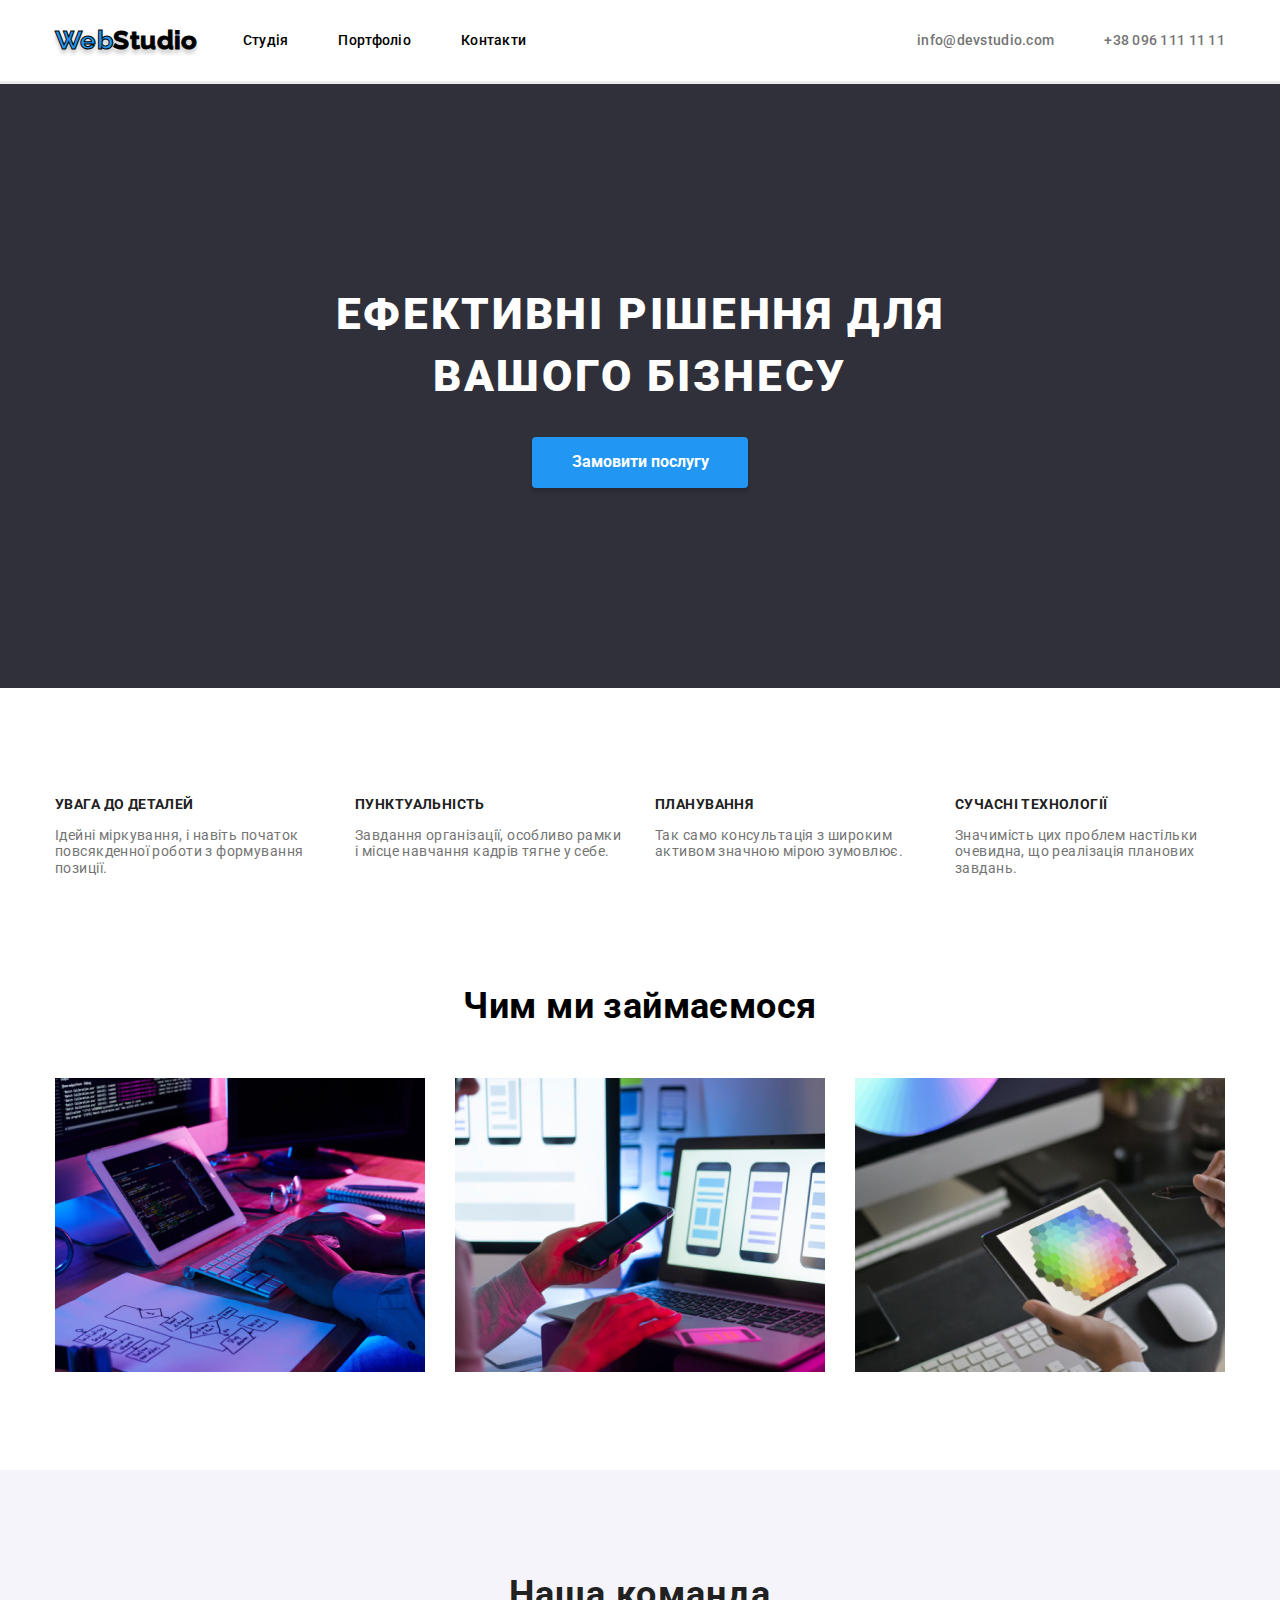
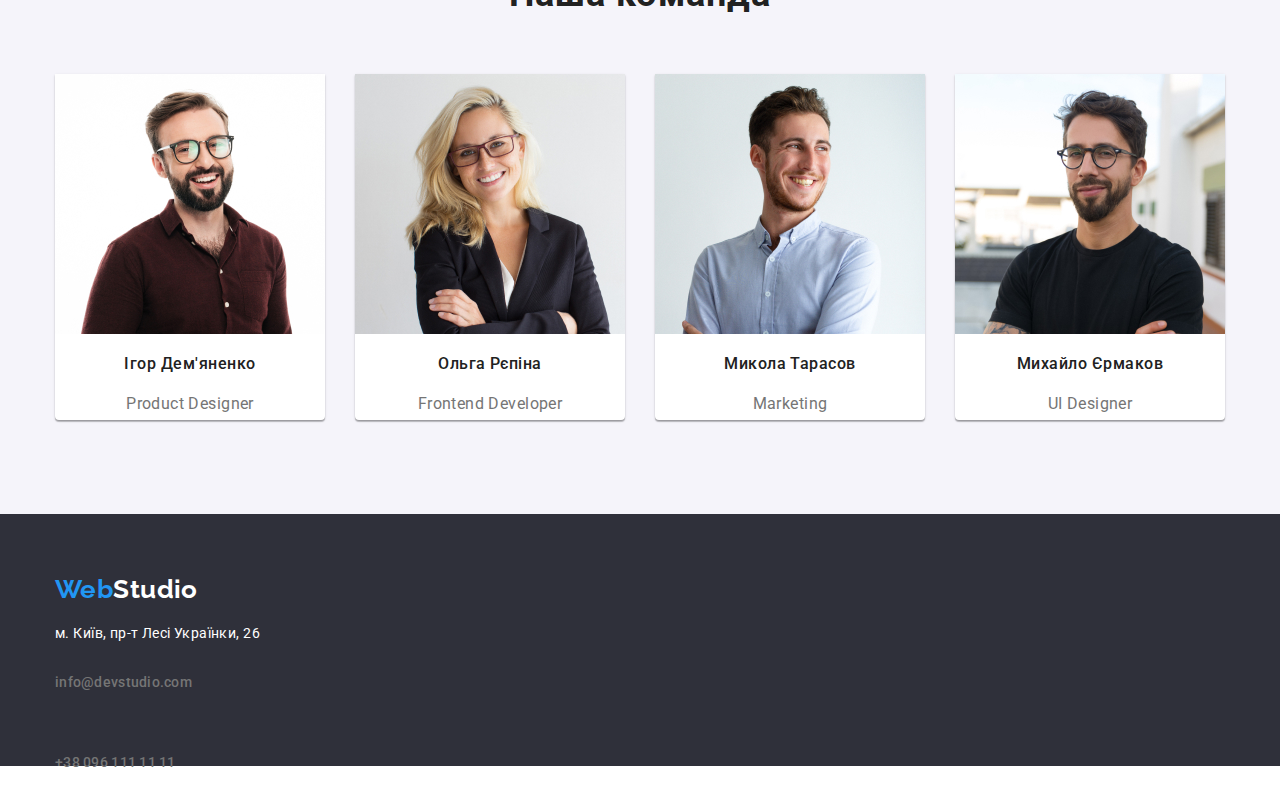
<file: index.html>
<!DOCTYPE html>
<html lang="uk">
  <head>
    <meta charset="UTF-8" />
    <meta http-equiv="X-UA-Compatible" content="IE=edge" />
    <meta name="viewport" content="width=device-width, initial-scale=1.0" />
    <title>WebStudio</title>
    <link rel="preconnect" href="https://fonts.googleapis.com" />
    <link rel="preconnect" href="https://fonts.gstatic.com" crossorigin />
    <link
      href="https://fonts.googleapis.com/css2?family=Raleway:wght@700&family=Roboto:ital,wght@0,100;0,300;0,400;0,500;0,700;0,900;1,100;1,300;1,400;1,500;1,700;1,900&display=swap"
      rel="stylesheet"
    />
    <link rel="stylesheet" href="https://cdnjs.cloudflare.com/ajax/libs/modern-normalize/1.1.0/modern-normalize.css" integrity="sha512-Y0MM+V6ymRKN2zStTqzQ227DWhhp4Mzdo6gnlRnuaNCbc+YN/ZH0sBCLTM4M0oSy9c9VKiCvd4Jk44aCLrNS5Q==" crossorigin="anonymous" referrerpolicy="no-referrer" />
    <link rel="stylesheet" href="./css/styles.css" />
  </head>
  <body>    
      <header class="header">
        <div class="container header-content">
        <a class="logo head link" href="./index.html"><span class="web">Web</span>Studio</a>
        <nav>
          <ul class="navbar ul">
            <li class="item">
              <a href="./index.html" class="nav link">Студія</a>
            </li>
            <li class="item"><a href="./portfolio.html" class="nav link">Портфоліо</a></li>
            <li class="item"><a href="#contacts" class="nav link">Контакти</a></li>
          </ul>
        </nav>
        <ul class="contacts ul">
          <li class="tel">
            <a href="mailto:info@devstudio.com" class="link-contact link">info@devstudio.com</a>
          </li>
          <li>
            <a href="tel:+380961111111" class="link-contact link">+38 096 111 11 11</a>
          </li>
        </ul>
        </div>
      </header>
      <main>
        <section class="hero">
          <div class="container-hero">
          <h1 class="hero-h">Ефективні рішення для вашого бізнесу</h1>
          <button type="button" class="button-hero">Замовити послугу</button>
        </div>                  
        </section>
          <section class="benefits section">
            <div class="container">
            <h2 class="visually-hidden">Переваги</h2>
            <ul class="benefits-ul ul">
              <li class="benefits-il">
                <h3 class="benefits-h">УВАГА ДО ДЕТАЛЕЙ</h3>            
                <p class="benefits-p">Ідейні міркування, і навіть початок повсякденної роботи з формування позиції.</p>
                </article>
              </li>
              <li class="benefits-il">
                <h3 class="benefits-h">ПУНКТУАЛЬНІСТЬ</h3>            
                <p class="benefits-p">Завдання організації, особливо рамки і місце навчання кадрів тягне у себе.</p>            
              </li>
              <li class="benefits-il">
                <h3 class="benefits-h">ПЛАНУВАННЯ</h3>            
                <p class="benefits-p">Так само консультація з широким активом значною мірою зумовлює.</p>            
              </li>
              <li class="benefits-il">
                <h3 class="benefits-h">СУЧАСНІ ТЕХНОЛОГІЇ</h3>            
                <p class="benefits-p"> Значимість цих проблем настільки очевидна, що реалізація планових завдань.</p>            
              </li>
            </ul>
            </div>
          </section>
        
        <section class="products">
          <div class="container">
          <h2 class="products-h">Чим ми займаємося</h2>
          <ul class="products-ul ul">
            <li>
              <img src="./images/img1.jpg" alt="робота на компьютері" width="370" />
            </li>
            <li>
              <img src="./images/img2.jpg" alt="робота з різними гаджетами" width="370" />
            </li>
            <li>
              <img src="./images/img3.jpg" alt="вибір кольору" width="370" />
            </li>
          </ul>
          </div>
        </section>
      
        <section class="team section">
          <div class="container">
          <h2 class="team-h">Наша команда</h2>
          <ul class="team-ul ul">
            <li  class="team-li">
              <img src="./images/igor.jpg" alt="посміхнений хлопець в окулярах" width="270" />
              <h3 class="team-li-h">Ігор Дем'яненко</h3>
              <p lang="en" class="specialization">Product Designer</p>
            </li>
            <li class="team-li">
              <img src="./images/olga.jpg" alt="дівчина в окулярах" width="270" />
              <h3 class="team-li-h">Ольга Рєпіна</h3>
              <p lang="en" class="specialization">Frontend Developer</p>
            </li>
            <li class="team-li">
              <img src="./images/mykola.jpg" alt="хлопець в сорочці" width="270" />
              <h3 class="team-li-h">Микола Тарасов</h3>
              <p lang="en" class="specialization">Marketing</p>
            </li>
            <li class="team-li">
              <img src="./images/myhailo.jpg" alt="хлопець у футболці" width="270" />
              <h3 class="team-li-h">Михайло Єрмаков</h3>
              <p lang="en" class="specialization">UI Designer</p>
            </li>
          </ul>
        </div>
        </section>
      </main>
    <footer class="footer">
      <div class="container">
      <a class="logo-foot link"><span class="web">Web</span>Studio</a>
      <address id="contacts">
        <ul class="ul foot-contacts">
          <li>
            <a
              href="https://goo.gl/maps/CPtrU1FHBa2aNyZL9"
              target="_blank"
              rel="noopener noreferrer"
              class="white link"
              >м. Київ, пр-т Лесі Українки, 26</a>
          </li>
          <li>
            <a href="mailto:info@devstudio.com" class="link-contact link">info@devstudio.com</a>
          </li>
          <li>
            <a href="tel:+380961111111" class="link-contact link">+38 096 111 11 11</a>
          </li>
        </ul>
      </address>
    </div>
    </footer>
  </body>
</html>
</file>
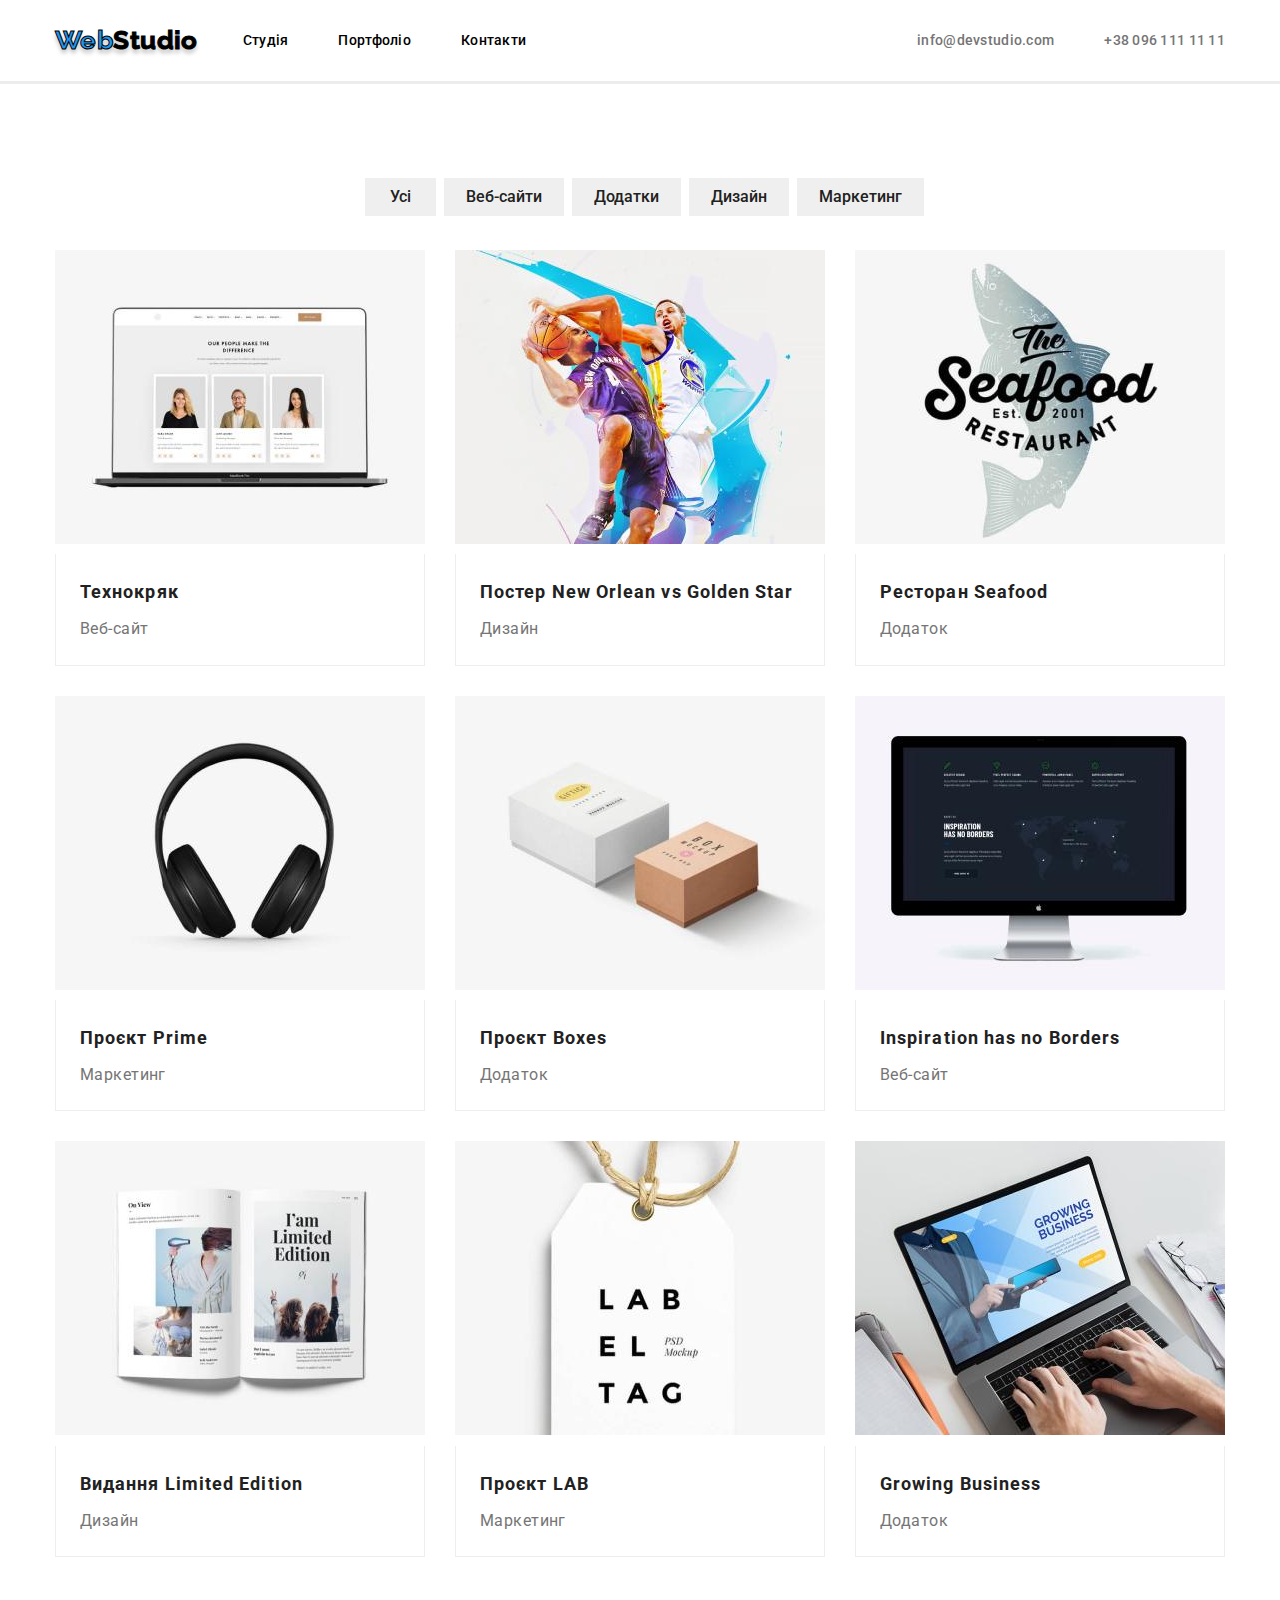
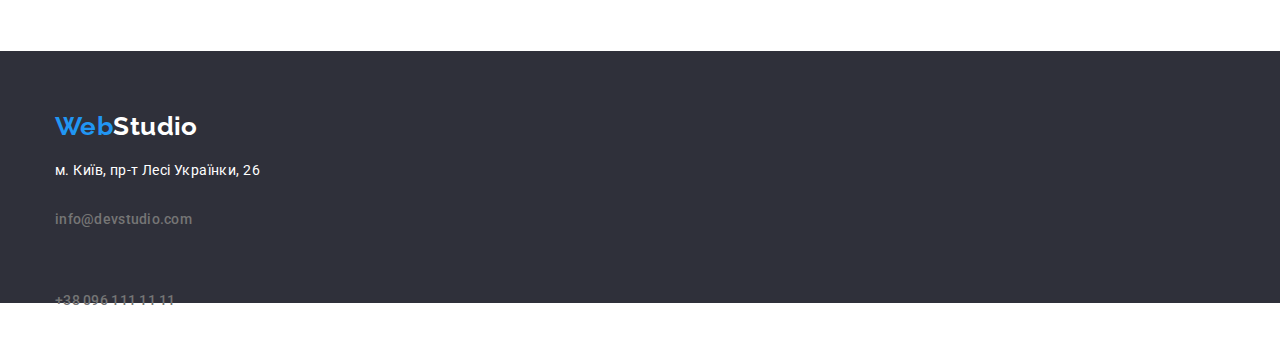
<file: portfolio.html>
<!DOCTYPE html>
<html lang="uk">
  <head>
    <meta charset="UTF-8" />
    <meta http-equiv="X-UA-Compatible" content="IE=edge" />
    <meta name="viewport" content="width=device-width, initial-scale=1.0" />
    <title>WebStudio</title>
    <link rel="preconnect" href="https://fonts.googleapis.com" />
    <link rel="preconnect" href="https://fonts.gstatic.com" crossorigin />
    <link
      href="https://fonts.googleapis.com/css2?family=Raleway:wght@700&family=Roboto:ital,wght@0,100;0,300;0,400;0,500;0,700;0,900;1,100;1,300;1,400;1,500;1,700;1,900&display=swap"
      rel="stylesheet"
    />
    <link
      rel="stylesheet"
      href="https://cdnjs.cloudflare.com/ajax/libs/modern-normalize/1.1.0/modern-normalize.min.css"
    />
    <link rel="stylesheet" href="./css/styles.css" />
  </head>
  <body>
    <header class="header">
      <div class="container header-content">
        <a class="logo head link" href="./index.html"
          ><span class="web">Web</span>Studio</a
        >
        <nav>
          <ul class="navbar ul">
            <li class="item">
              <a href="./index.html" class="nav link">Студія</a>
            </li>
            <li class="item">
              <a href="./portfolio.html" class="nav link">Портфоліо</a>
            </li>
            <li class="item">
              <a href="#contacts" class="nav link">Контакти</a>
            </li>
          </ul>
        </nav>
        <ul class="contacts ul">
          <li class="tel">
            <a href="mailto:info@devstudio.com" class="link-contact link"
              >info@devstudio.com</a
            >
          </li>
          <li>
            <a href="tel:+380961111111" class="link-contact link"
              >+38 096 111 11 11</a
            >
          </li>
        </ul>
      </div>
    </header>
    <main>
      <section class="section portfolio-section">
        <h1 lang="en" class="visually-hidden">Portfolio</h1>
        <div class="container">
          <ul class="menu ul">
            <li><button class="menu-button all-btn">Усі</button></li>
            <li><button class="menu-button">Веб-сайти</button></li>
            <li><button class="menu-button">Додатки</button></li>
            <li><button class="menu-button">Дизайн</button></li>
            <li><button class="menu-button">Маркетинг</button></li>
          </ul>
          <ul class="services ul">
            <li class="services-li">
              <img
                src="./images/tehno.jpg"
                alt="ноутбук з відкритим сайтом"
                width="370"
                height="294"
              />
              <div class="box">
                <h2 class="portfolio">Технокряк</h2>
                <p class="specialization padding">Веб-сайт</p>
              </div>
            </li>
            <li class="services-li">
              <img
                src="./images/poster.jpg"
                alt="два баскетболыста"
                width="370"
                height="294"
              />
              <div class="box">
                <h2 class="portfolio">
                  Постер <span lang="en">New Orlean vs Golden Star</span>
                </h2>
                <p class="specialization padding">Дизайн</p>
              </div>
            </li>
            <li class="services-li">
              <img
                src="./images/seafood.jpg"
                alt="емблема ресторану з рибою"
                width="370"
                height="294"
              />
              <div class="box">
                <h2 class="portfolio">Ресторан Seafood</h2>
                <p class="specialization padding">Додаток</p>
              </div>
            </li>
            <li class="services-li">
              <img
                src="./images/prime.jpg"
                alt="навушники"
                width="370"
                height="294"
              />
              <div class="box">
                <h2 class="portfolio">Проєкт <span lang="en">Prime</span></h2>
                <p class="specialization padding">Маркетинг</p>
              </div>
            </li>
            <li class="services-li">
              <img
                src="./images/boxes.jpg"
                alt="дві коробки"
                width="370"
                height="294"
              />
              <div class="box">
                <h2 class="portfolio">Проєкт <span lang="en">Boxes</span></h2>
                <p class="specialization padding">Додаток</p>
              </div>
            </li>
            <li class="services-li">
              <img
                src="./images/inspiration.jpg"
                alt="монітор з відкритим сайтом"
                width="370"
                height="294"
              />
              <div class="box">
                <h2 class="portfolio">
                  <span lang="en">Inspiration has no Borders</span>
                </h2>
                <p class="specialization padding">Веб-сайт</p>
              </div>
            </li>
            <li class="services-li">
              <img
                src="./images/limited.jpg"
                alt="відкрита книга"
                width="370"
                height="294"
              />
              <div class="box">
                <h2 class="portfolio">
                  Видання <span lang="en"> Limited Edition</span>
                </h2>
                <p class="specialization padding">Дизайн</p>
              </div>
            </li>
            <li class="services-li">
              <img
                src="./images/lab.jpg"
                alt="етикетка з написом"
                width="370"
                height="294"
              />
              <div class="box">
                <h2 class="portfolio">Проєкт <span lang="en"> LAB</span></h2>
                <p class="specialization padding">Маркетинг</p>
              </div>
            </li>
            <li class="services-li">
              <img
                src="./images/growing.jpg"
                alt="друкування на ноутбуці"
                width="370"
                height="294"
              />
              <div class="box">
                <h2 class="portfolio">
                  <span lang="en">Growing Business</span>
                </h2>
                <p class="specialization padding">Додаток</p>
              </div>
            </li>
          </ul>
        </div>
      </section>
    </main>
    <footer class="footer">
      <div class="container">
        <a class="logo-foot link"><span class="web">Web</span>Studio</a>
        <address id="contacts">
          <ul class="ul foot-contacts">
            <li>
              <a
                href="https://goo.gl/maps/CPtrU1FHBa2aNyZL9"
                target="_blank"
                rel="noopener noreferrer"
                class="white link"
                >м. Київ, пр-т Лесі Українки, 26</a
              >
            </li>
            <li>
              <a href="mailto:info@devstudio.com" class="link-contact link"
                >info@devstudio.com</a
              >
            </li>
            <li>
              <a href="tel:+380961111111" class="link-contact link"
                >+38 096 111 11 11</a
              >
            </li>
          </ul>
        </address>
      </div>
    </footer>
  </body>
</html>
</file>
<file: css/styles.css>
:root {
  --color: #2196f3;
}
body {
  font-family: "Roboto", sans-serif;
  font-size: 14px;
  line-height: 1.2;
  letter-spacing: 0.03em;
}

.container {
  width: 1200px;
  margin: 0 auto;
  padding-left: 15px;
  padding-right: 15px;
}
.container-hero {
  width: 696px;
  margin: 0 auto;
}
.link {
  text-decoration: none;
}
.web,
.nav:focus,
.nav:hover,
.link-contact:focus,
.link-contact:hover,
.white:focus,
.white:hover {
  color: var(--color);
}
.link-contact,
.white {
  font-style: normal;
}
.link-contact {
  display: block;
  padding-top: 32px;
  padding-bottom: 32px;
}
.ul {
  list-style: none;
  margin: 0;
  padding: 0;
}
.benefits-h {
  font-weight: 700;
  font-size: 14px;
  line-height: 1.2;
  text-transform: uppercase;
  color: #212121;
}
.benefits-p {
  color: #757575;
}
.nav {
  display: block;
  padding-top: 32px;
  padding-bottom: 32px;
  font-style: normal;
  font-weight: 500;
  line-height: 1.2;
  letter-spacing: 0.02em;
  color: #000;
}

.tel {
  margin-right: 50px;
}
.navbar .item:not(:last-child) {
  margin-right: 50px;
}
.link-contact {
  font-weight: 500;
  line-height: 1.2;
  letter-spacing: 0.02em;
  color: #757575;
}

.hero {
  padding-bottom: 200px;
  padding-top: 200px;
  text-align: center;
  color: #ffffff;
  background: #2f303a;
}
.header {
  border-bottom: Solid #ececec;
}
.header-content {
  display: flex;
  flex-wrap: wrap;
}
.head {
  display: flex;
  margin-top: 25px;
  margin-bottom: 25px;
  color: black;
}
.navbar {
  display: flex;
}
.contacts {
  display: flex;
  flex-direction: row;
  justify-content: end;
  margin-left: auto;
}
.logo {
  margin-right: 45px;
  flex-grow: 0;
  font-family: "Raleway", sans-serif;
  font-style: normal;
  font-weight: 700;
  font-size: 26px;
  line-height: 1.2;
  text-shadow: 0px 4px 4px rgba(0, 0, 0, 0.25);
  -webkit-text-stroke: 1px #000;
}

.hero-h {
  margin-top: 0;
  margin-bottom: 30px;
  font-weight: 900;
  font-size: 44px;
  line-height: 1.4;
  letter-spacing: 0.06em;
  text-transform: uppercase;
}
.button-hero {
  display: block;
  min-width: 216px;
  min-height: 50px;
  padding: 10px 32px;
  margin: 0 auto;
  color: #ffffff;
  font-weight: 700;
  font-size: 16px;
  line-height: 1.9;
  border: none;
  background: var(--color);
  border-radius: 4px;
  box-shadow: 0px 4px 4px rgba(0, 0, 0, 0.15);
}
.section {
  padding-top: 94px;
  padding-bottom: 94px;
}
. .services {
  margin-top: 50px;
}
.team {
  text-align: center;
  background: #f5f4fa;
}
.benefits-ul {
  display: flex;
  flex-direction: row;
  justify-content: space-between;
  flex-wrap: wrap;
}
.benefits-il {
  width: 270px;
}
.products {
  padding-top: 0;
  padding-bottom: 94px;
}
.products-h {
  font-weight: 700;
  font-size: 36px;
  line-height: 1.2;
  text-align: center;
}
.products-ul,
.team-ul {
  display: flex;
  flex-direction: row;
  justify-content: space-between;
  flex-wrap: wrap;
}
.products-h,
.team-h {
  margin-top: 0;
  margin-bottom: 50px;
}
.team-h {
  font-size: 36px;
  line-height: 1.6667;
  letter-spacing: 0.03em;

  color: #212121;
}
.team-li-h {
  font-weight: 500;
  font-size: 16px;
  line-height: 1.1875;
  letter-spacing: 0.03em;
  color: #212121;
}
.team-ul {
  flex-wrap: wrap;
}
.team-li {
  font-size: 16px;
  line-height: 1.2;
  text-align: center;
  box-shadow: 0px 1px 3px rgba(0, 0, 0, 0.12), 0px 1px 1px rgba(0, 0, 0, 0.14),
    0px 2px 1px rgba(0, 0, 0, 0.2);
  border-radius: 0px 0px 4px 4px;
  background: #ffffff;
}
.portfolio {
  margin-top: 0;
  margin-bottom: 4px;
  font-weight: 700;
  font-size: 18px;
  line-height: 2;
  letter-spacing: 0.06em;
  color: #212121;
}
.specialization {
  margin: 0;
  font-size: 16px;
  line-height: 1.9;
  color: #757575;
}
.footer {
  padding-top: 60px;
  padding-bottom: 60px;
  color: #ffffff;
  background-color: #2f303a;
}
.white {
  color: #ffffff;
}
.logo-foot {
  font-family: "Raleway", sans-serif;
  font-style: normal;
  font-weight: 700;
  font-size: 26px;
  line-height: 1.2;
}
.menu {
  display: flex;
  justify-content: center;
}
.menu-button {
  padding: 6px 22px;
  margin-left: 8px;
  font-weight: 500;
  font-size: 16px;
  line-height: 1.6;
  text-align: center;
  color: #212121;
  border: none;
}
.all-btn {
  padding: 6px 25px;
}
.menu-button:hover,
.menu-button:focus {
  cursor: pointer;
  font-family: inherit;
  color: #ffffff;
  background-color: var(--color);
  box-shadow: 0px 3px 1px rgba(0, 0, 0, 0.1), 0px 1px 2px rgba(0, 0, 0, 0.08),
    0px 2px 2px rgba(0, 0, 0, 0.12);
  border-radius: 4px;
}
.services {
  display: flex;
  flex-wrap: wrap;
  gap: 30px;
  margin-top: 34px;
}
.services-li {
  text-align: start;
  font-size: 16px;
  line-height: 1.9;
}
.box {
  border-right: 1px solid #eeeeee;
  border-bottom: 1px solid #eeeeee;
  border-left: 1px solid #eeeeee;
}
.box {
  padding: 20px 24px;
}
.visually-hidden {
  position: absolute;
  clip: rect(0 0 0 0);
  width: 1px;
  height: 1px;
  margin: -1px;
}

.foot-contacts {
  display: flex;
  flex-direction: column;
  justify-content: space-around;
  margin-top: 20px;
  height: 81px;
}
</file>
